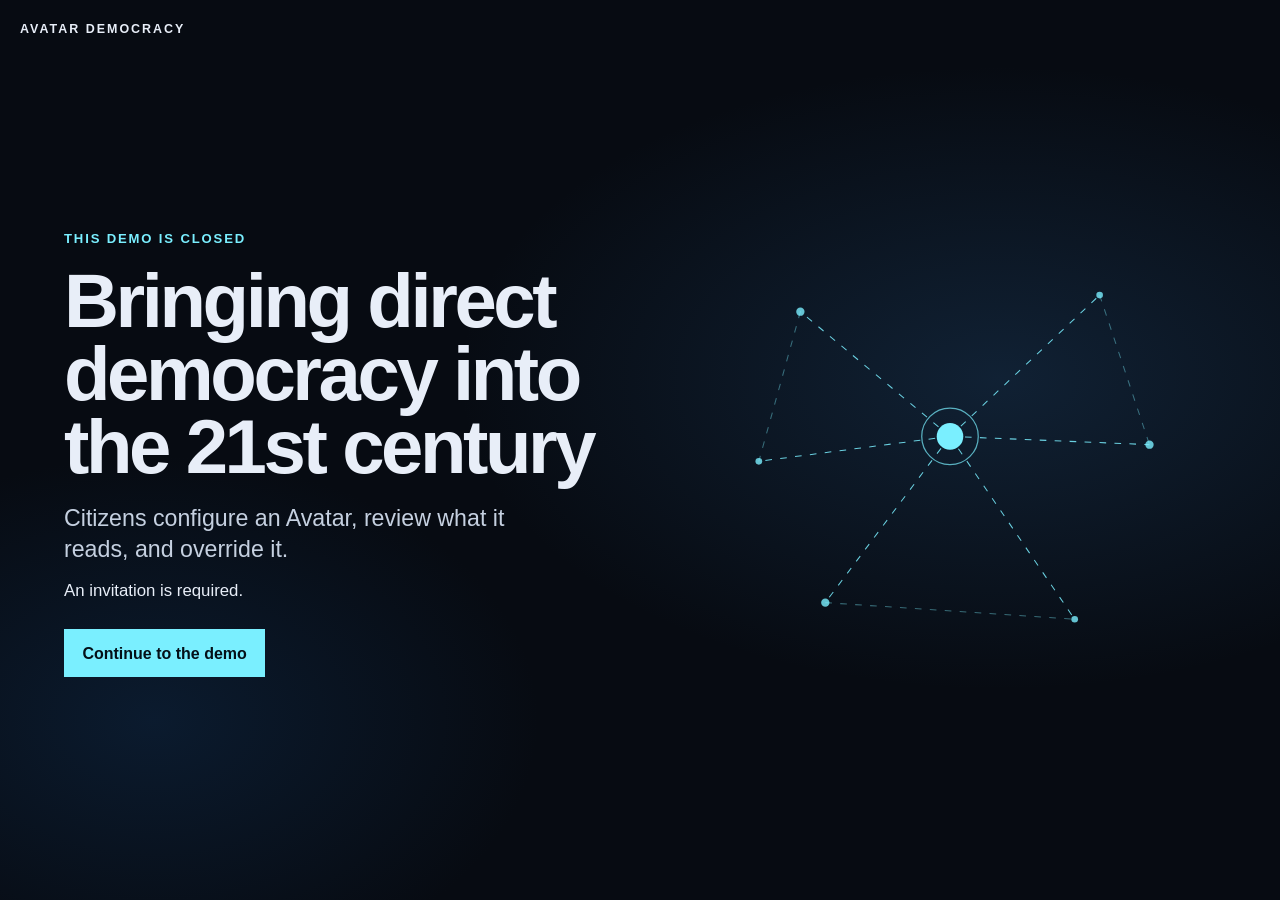
<file: landing/index.html>
<!DOCTYPE html>
<html lang="en">
<head>
  <meta charset="utf-8">
  <meta name="viewport" content="width=device-width, initial-scale=1">
  <title>Avatar Democracy</title>
  <meta name="description" content="Avatar Democracy is a closed demo. Citizens configure an Avatar, review what it reads, and override it. An invitation is required.">
  <meta name="color-scheme" content="dark">
  <link rel="icon" href="/landing/favicon.svg" type="image/svg+xml">
  <link rel="stylesheet" href="/landing/style.css">
</head>
<body id="public-landing">
  <a class="skip" href="#content">Skip to content</a>
  <main id="content" class="stage">
    <p class="brand">Avatar Democracy</p>
    <div class="layout">
      <div class="copy">
        <p class="status">This demo is closed</p>
        <h1>Bringing direct democracy into the 21st century</h1>
        <p class="premise">Citizens configure an Avatar, review what it reads, and override it.</p>
        <p class="gate">An invitation is required.</p>
        <a class="enter" href="/invite">Continue to the demo</a>
      </div>
      <svg class="net" viewBox="0 0 640 640" role="img" aria-label="Abstract network of citizens linked to one Avatar">
        <g class="links" fill="none" stroke="currentColor" stroke-width="1.25">
          <path class="link" d="M320 300 L140 150" />
          <path class="link" d="M320 300 L500 130" />
          <path class="link" d="M320 300 L560 310" />
          <path class="link" d="M320 300 L470 520" />
          <path class="link" d="M320 300 L170 500" />
          <path class="link" d="M320 300 L90 330" />
          <path class="link dim" d="M140 150 L90 330" />
          <path class="link dim" d="M500 130 L560 310" />
          <path class="link dim" d="M170 500 L470 520" />
        </g>
        <g class="nodes" fill="currentColor">
          <circle class="node" cx="140" cy="150" r="5" />
          <circle class="node" cx="500" cy="130" r="4" />
          <circle class="node" cx="560" cy="310" r="5" />
          <circle class="node" cx="470" cy="520" r="4" />
          <circle class="node" cx="170" cy="500" r="5" />
          <circle class="node" cx="90" cy="330" r="4" />
          <circle class="core" cx="320" cy="300" r="16" />
          <circle class="core-ring" cx="320" cy="300" r="34" fill="none" stroke="currentColor" stroke-width="1.5" />
        </g>
      </svg>
    </div>
  </main>
</body>
</html>
</file>
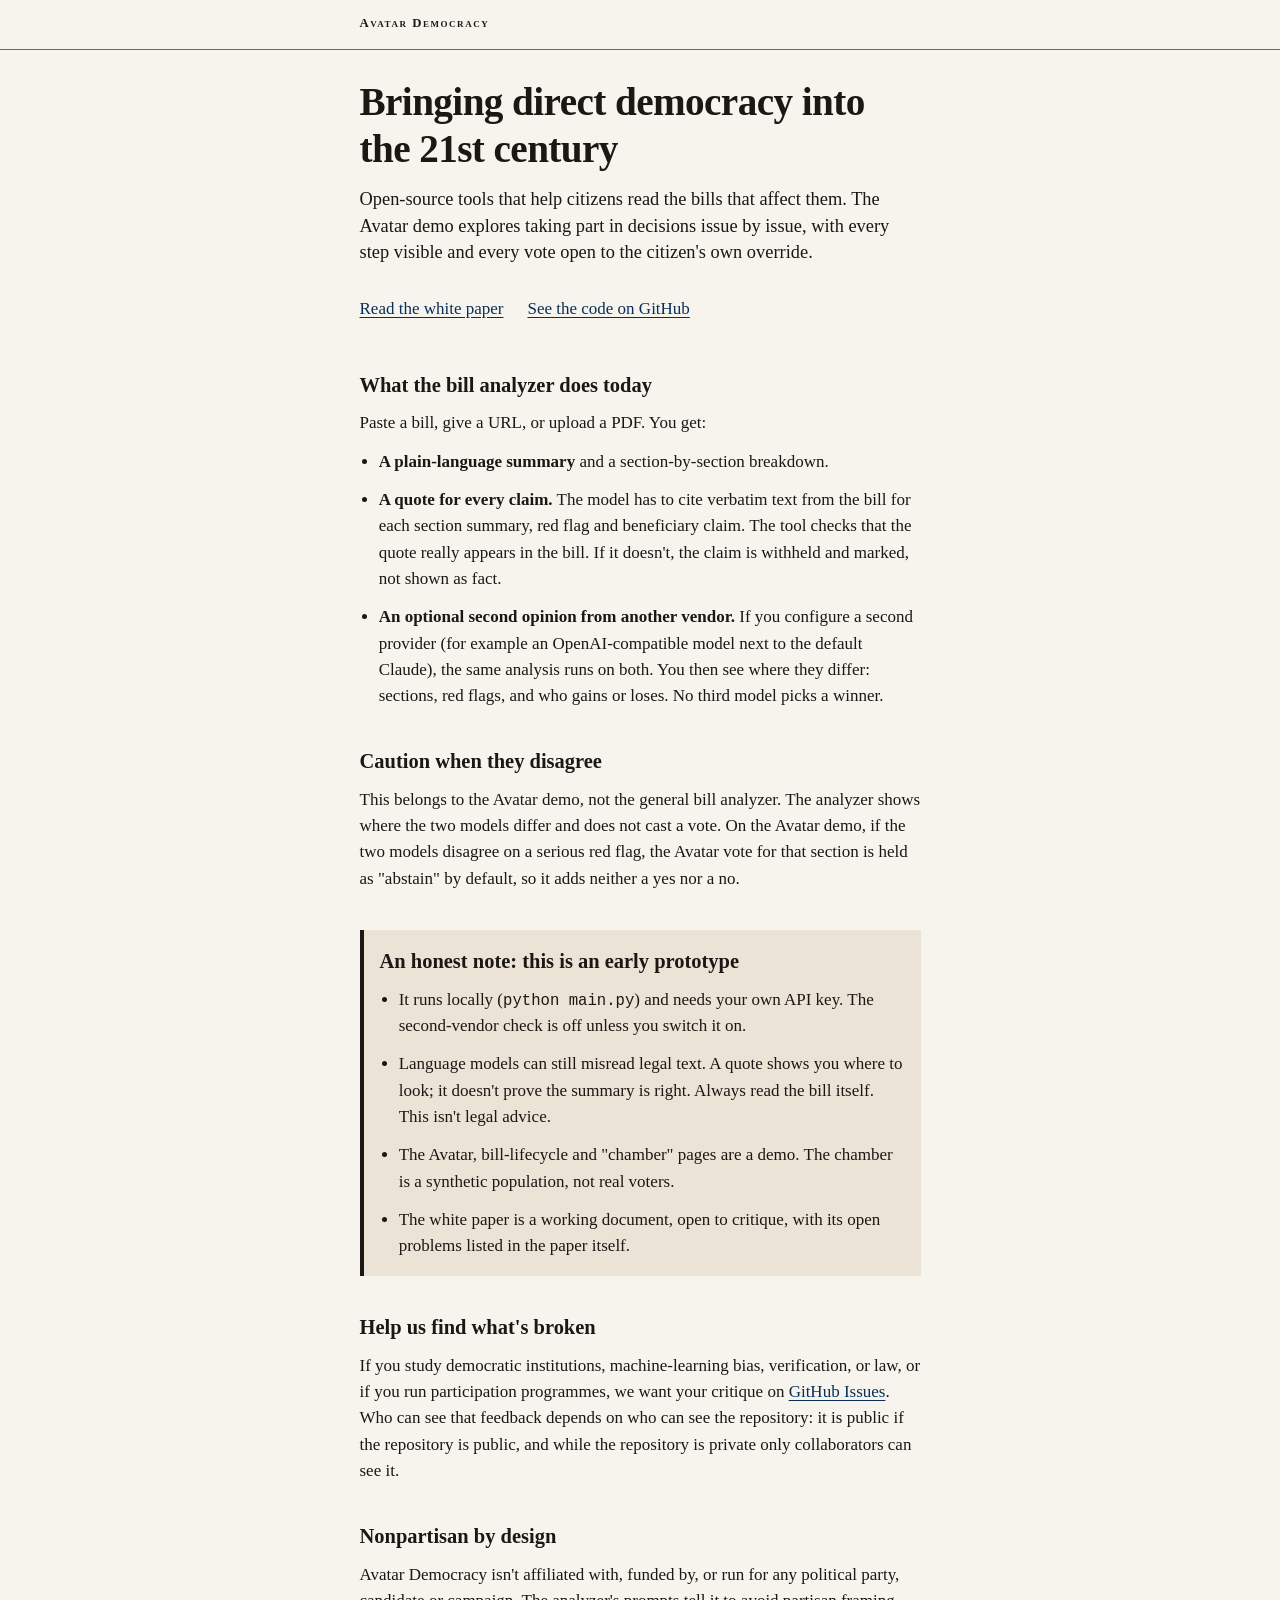
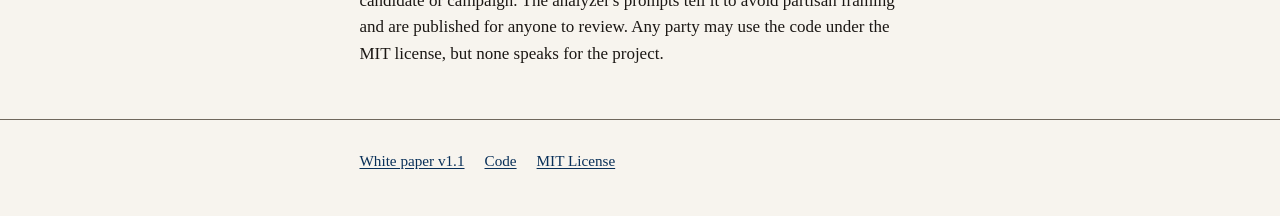
<file: docs/site/index.html>
<!DOCTYPE html>
<html lang="en">
<head>
  <meta charset="utf-8">
  <meta name="viewport" content="width=device-width, initial-scale=1">
  <title>Avatar Democracy</title>
  <meta name="description" content="Open-source tools that help citizens read the bills that affect them. An early local prototype. The white paper is a working document, open to critique.">
  <meta name="color-scheme" content="light">
  <link rel="icon" href="favicon.svg" type="image/svg+xml">
  <link rel="stylesheet" href="style.css">
</head>
<body>
  <a class="skip" href="#content">Skip to content</a>
  <header class="mast">
    <div class="wrap">
      <p class="name">Avatar Democracy</p>
    </div>
  </header>
  <main id="content">
    <div class="wrap">
      <h1>Bringing direct democracy into the 21st century</h1>
      <p class="lede">Open-source tools that help citizens read the bills that affect them. The Avatar demo explores taking part in decisions issue by issue, with every step visible and every vote open to the citizen's own override.</p>
      <ul class="actions">
        <li><a href="https://github.com/spiry2s/avatar-democracy/blob/main/ai_avatar_democracy_v1.1.md">Read the white paper</a></li>
        <li><a href="https://github.com/spiry2s/avatar-democracy">See the code on GitHub</a></li>
      </ul>

      <section id="analyzer">
        <h2>What the bill analyzer does today</h2>
        <p>Paste a bill, give a URL, or upload a PDF. You get:</p>
        <ul>
          <li><strong>A plain-language summary</strong> and a section-by-section breakdown.</li>
          <li><strong>A quote for every claim.</strong> The model has to cite verbatim text from the bill for each section summary, red flag and beneficiary claim. The tool checks that the quote really appears in the bill. If it doesn't, the claim is withheld and marked, not shown as fact.</li>
          <li><strong>An optional second opinion from another vendor.</strong> If you configure a second provider (for example an OpenAI-compatible model next to the default Claude), the same analysis runs on both. You then see where they differ: sections, red flags, and who gains or loses. No third model picks a winner.</li>
        </ul>
      </section>

      <section id="caution">
        <h2>Caution when they disagree</h2>
        <p>This belongs to the Avatar demo, not the general bill analyzer. The analyzer shows where the two models differ and does not cast a vote. On the Avatar demo, if the two models disagree on a serious red flag, the Avatar vote for that section is held as "abstain" by default, so it adds neither a yes nor a no.</p>
      </section>

      <section class="note" id="honest-note">
        <h2>An honest note: this is an early prototype</h2>
        <ul>
          <li>It runs locally (<code>python main.py</code>) and needs your own API key. The second-vendor check is off unless you switch it on.</li>
          <li>Language models can still misread legal text. A quote shows you where to look; it doesn't prove the summary is right. Always read the bill itself. This isn't legal advice.</li>
          <li>The Avatar, bill-lifecycle and "chamber" pages are a demo. The chamber is a synthetic population, not real voters.</li>
          <li>The white paper is a working document, open to critique, with its open problems listed in the paper itself.</li>
        </ul>
      </section>

      <section id="critique">
        <h2>Help us find what's broken</h2>
        <p>If you study democratic institutions, machine-learning bias, verification, or law, or if you run participation programmes, we want your critique on <a href="https://github.com/spiry2s/avatar-democracy/issues">GitHub Issues</a>. Who can see that feedback depends on who can see the repository: it is public if the repository is public, and while the repository is private only collaborators can see it.</p>
      </section>

      <section id="nonpartisan">
        <h2>Nonpartisan by design</h2>
        <p>Avatar Democracy isn't affiliated with, funded by, or run for any political party, candidate or campaign. The analyzer's prompts tell it to avoid partisan framing and are published for anyone to review. Any party may use the code under the MIT license, but none speaks for the project.</p>
      </section>
    </div>
  </main>
  <footer>
    <div class="wrap">
      <nav aria-label="Project">
        <ul class="colophon">
          <li><a href="https://github.com/spiry2s/avatar-democracy/blob/main/ai_avatar_democracy_v1.1.md">White paper v1.1</a></li>
          <li><a href="https://github.com/spiry2s/avatar-democracy">Code</a></li>
          <li><a href="https://github.com/spiry2s/avatar-democracy/blob/main/LICENSE">MIT License</a></li>
        </ul>
      </nav>
    </div>
  </footer>
</body>
</html>
</file>
<file: landing/style.css>
/* Invite gate. Local stylesheet only. */

*, *::before, *::after { box-sizing: border-box; }

:root {
  --bg: #070b12;
  --ink: #e8eef8;
  --muted: #c5d0e0;
  --cyan: #7aefff;
  --cyan-ink: #041018;
  --focus: #7aefff;
}

html { font-size: 100%; }

body {
  margin: 0;
  min-height: 100dvh;
  background:
    radial-gradient(900px 520px at 78% 42%, rgba(40, 90, 140, 0.28), transparent 60%),
    radial-gradient(700px 480px at 12% 80%, rgba(14, 40, 70, 0.55), transparent 55%),
    var(--bg);
  color: var(--ink);
  font-family: "Segoe UI", "Avenir Next", "Helvetica Neue", sans-serif;
  line-height: 1.45;
}

.skip {
  position: absolute;
  left: 0.75rem;
  top: 0.75rem;
  padding: 0.5rem 0.75rem;
  background: var(--ink);
  color: var(--bg);
  z-index: 2;
  transform: translateY(-200%);
}

.skip:focus { transform: none; }

a:focus-visible {
  outline: 3px solid var(--focus);
  outline-offset: 4px;
}

.stage {
  min-height: 100dvh;
  display: flex;
  flex-direction: column;
  padding: 1.25rem 1.25rem 2rem;
}

.brand {
  margin: 0;
  font-size: 0.78rem;
  font-weight: 700;
  letter-spacing: 0.16em;
  text-transform: uppercase;
}

.layout {
  flex: 1;
  display: grid;
  grid-template-columns: minmax(0, 1.05fr) minmax(16rem, 0.95fr);
  gap: 1.5rem 2rem;
  align-items: center;
  width: min(72rem, 100%);
  margin: 0 auto;
}

.copy { max-width: 38rem; }

.status {
  margin: 0 0 1rem;
  color: var(--cyan);
  font-size: 0.82rem;
  font-weight: 700;
  letter-spacing: 0.14em;
  text-transform: uppercase;
}

h1 {
  margin: 0;
  font-size: clamp(2.7rem, 1.4rem + 4.2vw, 5.4rem);
  font-weight: 600;
  letter-spacing: -0.045em;
  line-height: 0.96;
}

.premise {
  margin: 1.25rem 0 0;
  max-width: 28rem;
  color: var(--muted);
  font-size: clamp(1.15rem, 1rem + 0.6vw, 1.45rem);
  line-height: 1.35;
}

.gate {
  margin: 0.85rem 0 0;
  font-size: 1.05rem;
}

.enter {
  display: inline-flex;
  align-items: center;
  justify-content: center;
  min-height: 48px;
  margin-top: 1.6rem;
  padding: 0.55rem 1.15rem;
  background: var(--cyan);
  color: var(--cyan-ink);
  font-weight: 700;
  text-decoration: none;
}

.enter:hover { background: #b8f6ff; }

.net {
  width: min(100%, 36rem);
  height: auto;
  justify-self: end;
  color: var(--cyan);
}

.link {
  stroke-dasharray: 8 10;
  opacity: 0.85;
}

.link.dim { opacity: 0.4; }

.node { opacity: 0.8; }

.core { fill: var(--cyan); }

.core-ring { opacity: 0.7; }

@media (prefers-reduced-motion: no-preference) {
  .link { animation: drift 16s linear infinite; }
  .node { animation: blink 5.5s ease-in-out infinite; }
  .core-ring { animation: ring 7s ease-in-out infinite; }
  .node:nth-child(2) { animation-delay: -1.2s; }
  .node:nth-child(3) { animation-delay: -2.4s; }
  .node:nth-child(4) { animation-delay: -3.1s; }
  .node:nth-child(5) { animation-delay: -4s; }
}

@keyframes drift {
  to { stroke-dashoffset: -180; }
}

@keyframes blink {
  0%, 100% { opacity: 0.45; }
  50% { opacity: 1; }
}

@keyframes ring {
  0%, 100% { opacity: 0.35; }
  50% { opacity: 0.9; }
}

@media (max-width: 52rem) {
  .stage { padding: 1rem 1rem 1.5rem; }
  .layout {
    grid-template-columns: 1fr;
    align-items: start;
    padding-top: 1.5rem;
  }
  .net {
    justify-self: center;
    width: min(100%, 22rem);
    order: -1;
  }
  h1 { font-size: clamp(2.35rem, 1.2rem + 6vw, 3.4rem); }
  .enter { width: 100%; }
}

@media (forced-colors: active) {
  .enter { border: 1px solid ButtonText; }
  a:focus-visible { outline-color: Highlight; }
}
</file>
<file: docs/site/style.css>
/* Avatar Democracy project page. Local files only: no fonts, no images from the network. */

*, *::before, *::after { box-sizing: border-box; }

:root {
  --bg: #f7f4ee;
  --ink: #1b1714;
  --link: #082f58;
  --rule: #6f675c;
  --note: #ebe4d6;
  --focus: #082f58;
}

html { font-size: 100%; }

body {
  margin: 0;
  background: var(--bg);
  color: var(--ink);
  font-family: "Iowan Old Style", "Palatino Linotype", Palatino, Georgia, "Times New Roman", serif;
  font-size: 1.0625rem;
  line-height: 1.55;
  overflow-wrap: break-word;
}

.skip {
  position: absolute;
  left: 0.75rem;
  top: 0.75rem;
  padding: 0.4rem 0.7rem;
  background: var(--ink);
  color: var(--bg);
  transform: translateY(-200%);
  z-index: 1;
}

.skip:focus {
  transform: none;
}

.wrap {
  width: min(66ch, calc(100% - 2rem));
  margin-inline: auto;
}

.mast {
  border-bottom: 1px solid var(--rule);
}

.mast .wrap { padding-block: 0.9rem; }

.name {
  margin: 0;
  font-size: 0.8rem;
  font-variant: small-caps;
  letter-spacing: 0.12em;
  font-weight: 600;
}

main { padding-bottom: 2.5rem; }

h1 {
  margin: 1.75rem 0 0.9rem;
  font-size: clamp(1.7rem, 1.15rem + 2.2vw, 2.45rem);
  font-weight: 600;
  line-height: 1.2;
  letter-spacing: -0.015em;
}

h2 {
  margin: 2.4rem 0 0.7rem;
  font-size: 1.28rem;
  font-weight: 600;
  line-height: 1.3;
}

p { margin: 0.75rem 0; }

.lede { font-size: 1.15rem; line-height: 1.45; }

a {
  color: var(--link);
  text-decoration: underline;
  text-decoration-thickness: 1px;
  text-underline-offset: 0.16em;
}

a:visited { color: var(--link); }

a:hover { text-decoration-thickness: 2px; }

a:focus-visible {
  outline: 3px solid var(--focus);
  outline-offset: 3px;
}

.actions, .colophon {
  list-style: none;
  margin: 1.15rem 0 0;
  padding: 0;
}

.actions {
  display: flex;
  flex-wrap: wrap;
  gap: 0.25rem 1.5rem;
}

.actions a, .colophon a {
  display: inline-block;
  padding-block: 0.7rem;
}

ul:not(.actions):not(.colophon) {
  margin: 0.75rem 0 0;
  padding-left: 1.2rem;
}

li + li { margin-top: 0.75rem; }

.actions li + li, .colophon li + li { margin-top: 0; }

.note {
  margin-top: 2.4rem;
  padding: 0.2rem 1rem 1rem;
  background: var(--note);
  border-left: 4px solid var(--ink);
}

.note h2 { margin-top: 0.9rem; }

code {
  font-family: ui-monospace, "Cascadia Code", "Source Code Pro", Menlo, Consolas, monospace;
  font-size: 0.92em;
}

footer {
  border-top: 1px solid var(--rule);
  padding-bottom: 2rem;
}

.colophon {
  display: flex;
  flex-wrap: wrap;
  gap: 0.25rem 1.25rem;
  font-size: 0.95rem;
}

@media (max-width: 36rem) {
  .wrap { width: min(66ch, calc(100% - 1.5rem)); }
  .actions, .colophon { flex-direction: column; align-items: flex-start; gap: 0; }
  .actions a, .colophon a { padding-block: 0.55rem; }
}

@media (forced-colors: active) {
  .note { border-left-color: CanvasText; }
  a:focus-visible { outline-color: Highlight; }
}

@media print {
  .skip { display: none; }
  body { background: #fff; color: #000; }
  a { color: #000; }
  .note { background: transparent; }
}
</file>
